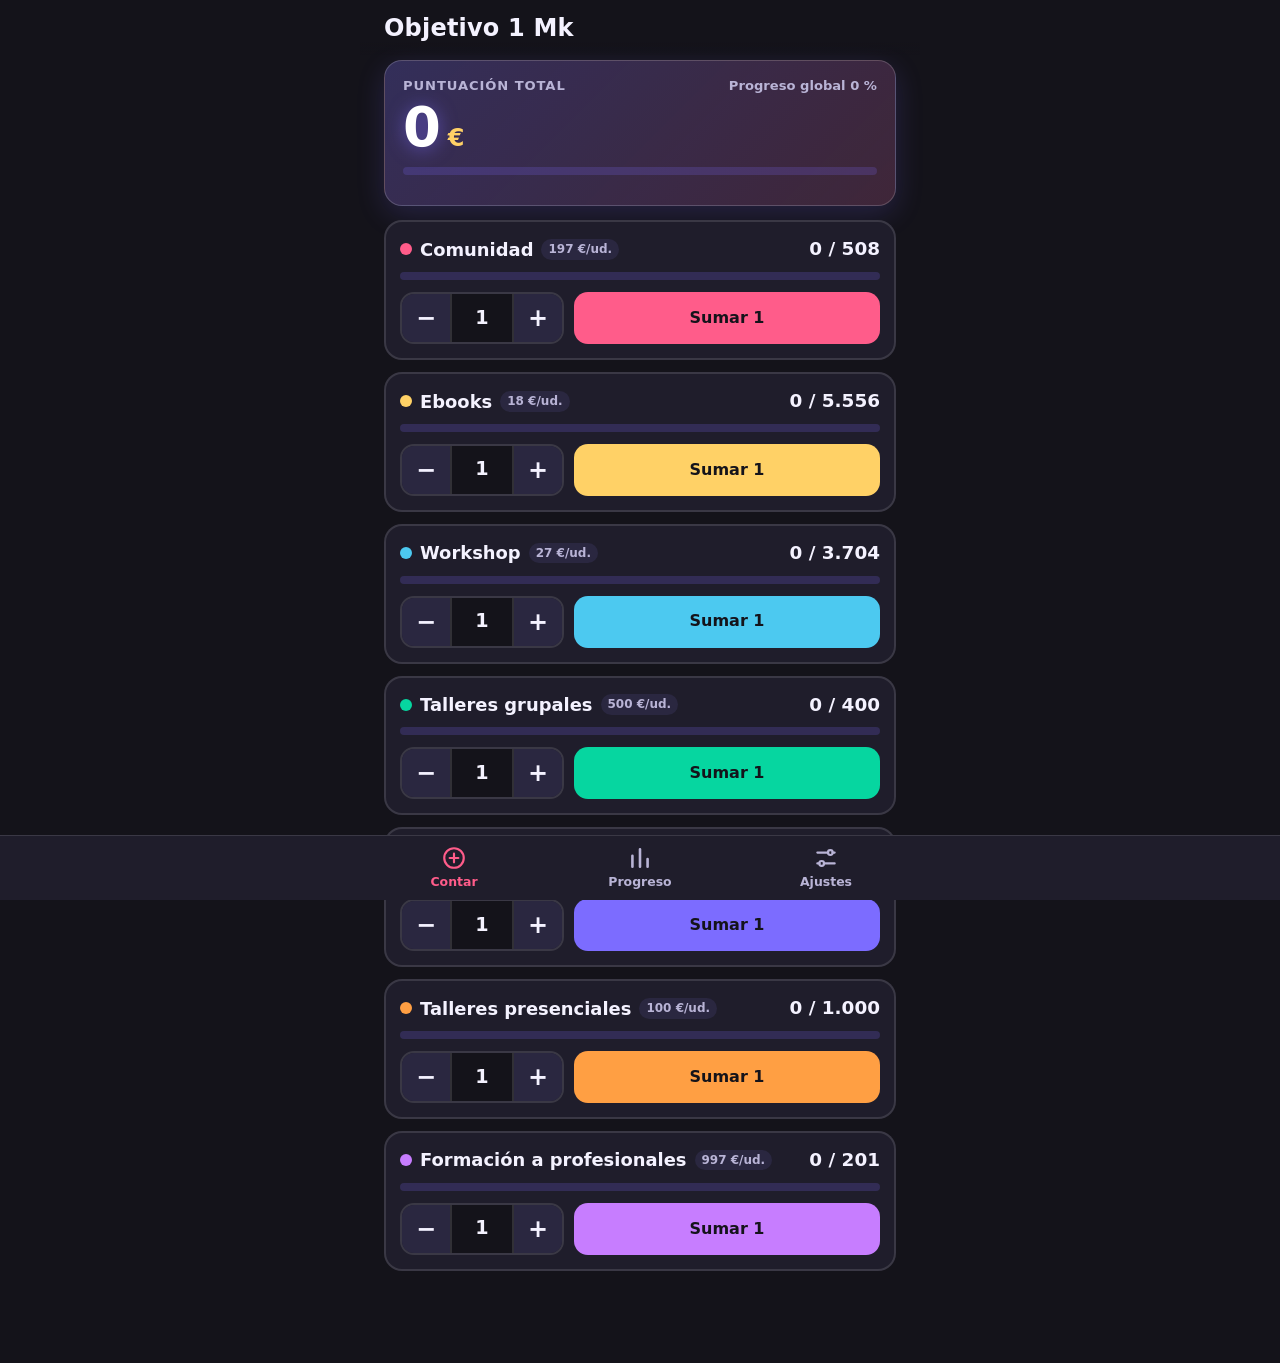
<file: index.html>
<!doctype html>
<html lang="es">
<head>
  <meta charset="utf-8">
  <meta name="viewport" content="width=device-width, initial-scale=1, viewport-fit=cover">
  <title>Objetivo 1 Mk</title>
  <meta name="description" content="Objetivos de ventas por oferta, con total en euros y celebraciones.">
  <meta http-equiv="Content-Security-Policy" content="default-src 'self'; script-src 'self'; style-src 'self'; img-src 'self' data: blob:; connect-src 'self'; manifest-src 'self'; worker-src 'self'; object-src 'none'; base-uri 'none'; form-action 'none'">
  <meta name="color-scheme" content="dark">
  <meta name="theme-color" content="#14131a">
  <meta name="mobile-web-app-capable" content="yes">
  <meta name="apple-mobile-web-app-capable" content="yes">
  <meta name="apple-mobile-web-app-title" content="Objetivo 1 Mk">
  <meta name="apple-mobile-web-app-status-bar-style" content="black">
  <meta name="format-detection" content="telephone=no">
  <link rel="manifest" href="manifest.webmanifest">
  <link rel="icon" type="image/png" href="icons/icon-192.png">
  <link rel="apple-touch-icon" href="icons/apple-touch-icon.png">
  <link rel="stylesheet" href="styles.css">
</head>
<body>
  <div id="aplicacion">
    <header class="cabecera">
      <h1 class="cabecera__titulo">Objetivo 1 Mk</h1>
      <span id="total-cabecera" class="chip chip--total" aria-hidden="true" hidden></span>
      <span id="aviso-guardado" class="chip chip--aviso" hidden></span>
    </header>

    <main id="vistas">
      <section id="vista-contar" class="vista" tabindex="-1" aria-label="Contar"></section>
      <section id="vista-progreso" class="vista" tabindex="-1" aria-label="Progreso" hidden></section>
      <section id="vista-ajustes" class="vista" tabindex="-1" aria-label="Ajustes" hidden></section>
    </main>

    <nav class="pestanas" aria-label="Secciones">
      <button type="button" class="pestana" data-vista="contar" aria-current="page">
        <svg viewBox="0 0 24 24" aria-hidden="true"><circle cx="12" cy="12" r="9" fill="none" stroke="currentColor" stroke-width="2"/><path d="M12 8v8M8 12h8" stroke="currentColor" stroke-width="2" stroke-linecap="round"/></svg>
        <span>Contar</span>
      </button>
      <button type="button" class="pestana" data-vista="progreso">
        <svg viewBox="0 0 24 24" aria-hidden="true"><path d="M5 20V10M12 20V4M19 20v-7" stroke="currentColor" stroke-width="2.4" stroke-linecap="round" fill="none"/></svg>
        <span>Progreso</span>
      </button>
      <button type="button" class="pestana" data-vista="ajustes">
        <svg viewBox="0 0 24 24" aria-hidden="true"><path d="M4 7h10M18 7h2M4 17h2M10 17h10" stroke="currentColor" stroke-width="2" stroke-linecap="round" fill="none"/><circle cx="16" cy="7" r="2.2" fill="none" stroke="currentColor" stroke-width="2"/><circle cx="8" cy="17" r="2.2" fill="none" stroke="currentColor" stroke-width="2"/></svg>
        <span>Ajustes</span>
      </button>
    </nav>
  </div>

  <section id="incompatible" class="incompatible" hidden>
    <h1>Tus datos son de una versión más nueva</h1>
    <p>Esta copia de la app es más antigua que la que guardó tus datos. Para no estropearlos, no se muestra ni se cambia nada.</p>
    <p>Cierra la app y vuelve a abrirla con conexión a internet para que se actualice. Tus datos siguen intactos.</p>
  </section>

  <div id="toast" class="toast" role="status" aria-live="polite"></div>

  <canvas id="efectos" class="efectos" aria-hidden="true"></canvas>
  <div id="cartel" class="cartel" aria-live="polite" hidden>
    <div class="cartel__titulo"></div>
    <div class="cartel__subtitulo"></div>
  </div>

  <dialog id="dialogo" aria-labelledby="dialogo-titulo" aria-describedby="dialogo-texto">
    <h2 id="dialogo-titulo"></h2>
    <p id="dialogo-texto"></p>
    <div class="dialogo__acciones">
      <button type="button" id="dialogo-cancelar" class="boton boton--sec">Cancelar</button>
      <button type="button" id="dialogo-aceptar" class="boton">Aceptar</button>
    </div>
  </dialog>

  <noscript><p class="incompatible">Esta app necesita JavaScript.</p></noscript>
  <script type="module" src="app.js"></script>
</body>
</html>
</file>
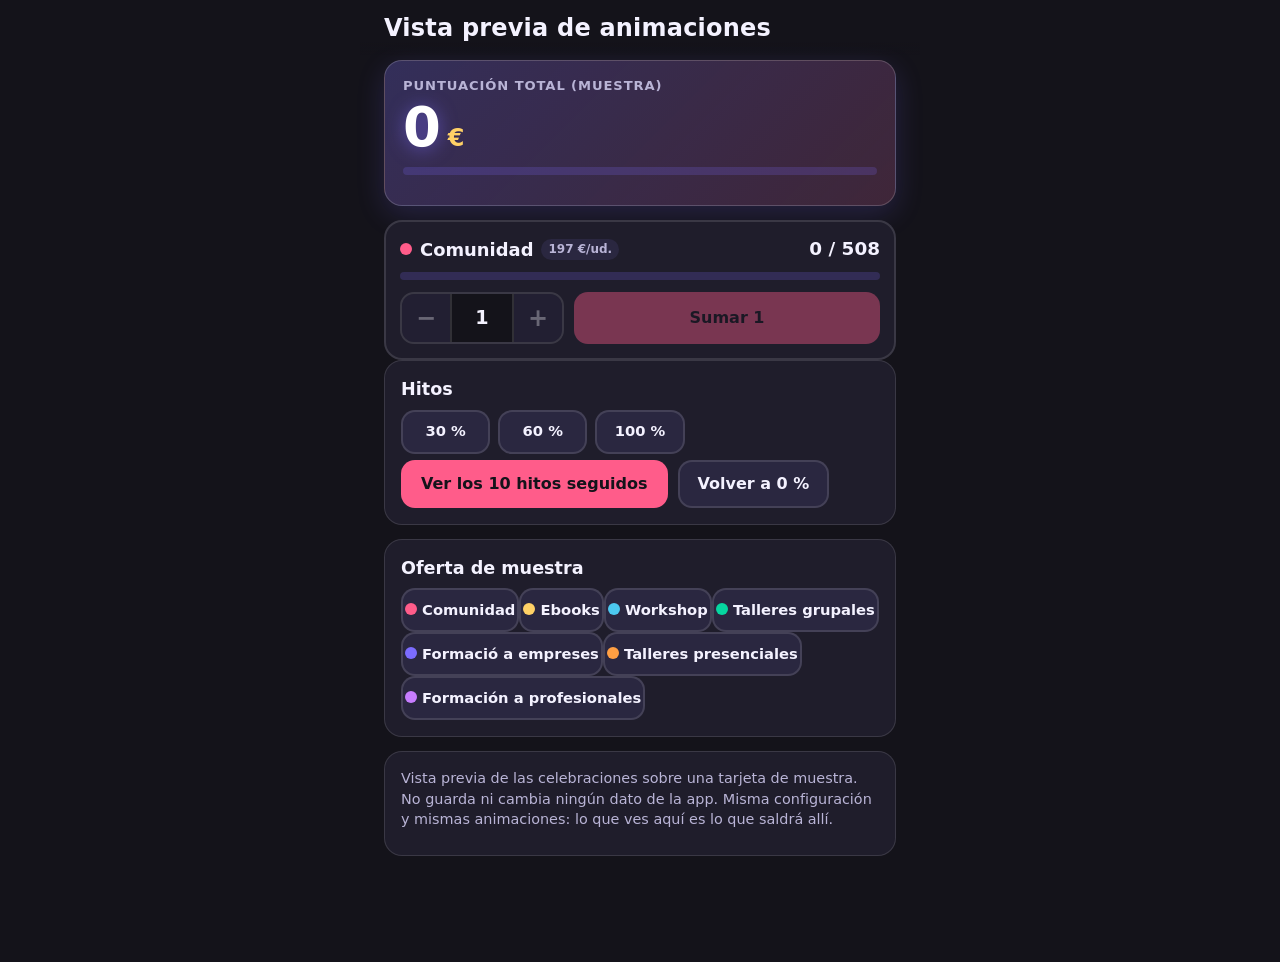
<file: admin.html>
<!doctype html>
<html lang="es">
<head>
  <meta charset="utf-8">
  <meta name="viewport" content="width=device-width, initial-scale=1, viewport-fit=cover">
  <title>Admin · Objetivo 1 Mk</title>
  <meta name="robots" content="noindex, nofollow">
  <meta http-equiv="Content-Security-Policy" content="default-src 'self'; script-src 'self'; style-src 'self'; img-src 'self' data: blob:; connect-src 'self'; manifest-src 'self'; worker-src 'self'; object-src 'none'; base-uri 'none'; form-action 'none'">
  <meta name="color-scheme" content="dark">
  <meta name="theme-color" content="#14131a">
  <link rel="icon" type="image/png" href="icons/icon-192.png">
  <link rel="stylesheet" href="styles.css">
</head>
<body>
  <div id="aplicacion">
    <header class="cabecera">
      <h1 class="cabecera__titulo">Vista previa de animaciones</h1>
    </header>
    <main id="admin" class="vista"></main>
  </div>

  <canvas id="efectos" class="efectos" aria-hidden="true"></canvas>
  <div id="cartel" class="cartel" aria-live="polite" hidden>
    <div class="cartel__titulo"></div>
    <div class="cartel__subtitulo"></div>
  </div>

  <noscript><p class="incompatible">Esta página necesita JavaScript.</p></noscript>
  <script type="module" src="admin.js"></script>
</body>
</html>
</file>
<file: styles.css>
/* styles.css — Tema oscuro (el mismo del Android). Móvil primero; en pantallas anchas se centra en 560 px. */

@property --p {
  syntax: '<percentage>';
  inherits: false;
  initial-value: 0%;
}

:root {
  --fondo: #14131a;
  --superficie: #1f1d2b;
  --superficie-2: #2a2740;
  --texto: #f4f2ff;
  --texto-suave: #b9b4d6;
  --acento: #ff5c8a;
  --acento-2: #7c6cff;
  --oro: #ffd166;
  --pista: rgba(124, 108, 255, 0.2);
  --borde: rgba(255, 255, 255, 0.12);
  --peligro: #ff7b7b;
  --radio: 18px;
  --seguro-arriba: env(safe-area-inset-top, 0px);
  --seguro-abajo: env(safe-area-inset-bottom, 0px);
  --alto-pestanas: 64px;
  color-scheme: dark;
}

* { box-sizing: border-box; }

html { -webkit-text-size-adjust: 100%; }

body {
  margin: 0;
  background: var(--fondo);
  color: var(--texto);
  font: 16px/1.4 system-ui, -apple-system, 'Segoe UI', Roboto, sans-serif;
  min-height: 100vh;
  min-height: 100dvh;
  -webkit-tap-highlight-color: transparent;
  overscroll-behavior-y: none;
}

button, input, textarea { font: inherit; color: inherit; }
button { cursor: pointer; touch-action: manipulation; }
:focus-visible { outline: 3px solid #fff; outline-offset: 2px; }
[hidden] { display: none !important; }

.visualmente-oculto {
  position: absolute; width: 1px; height: 1px; margin: -1px; padding: 0; overflow: hidden;
  clip: rect(0 0 0 0); white-space: nowrap; border: 0;
}

/* ── Estructura ── */
#aplicacion { max-width: 560px; margin: 0 auto; }

.cabecera {
  position: sticky; top: 0; z-index: 5;
  display: flex; align-items: center; justify-content: space-between; gap: 12px;
  padding: calc(var(--seguro-arriba) + 12px) 16px 10px;
  background: linear-gradient(var(--fondo) 75%, rgba(20, 19, 26, 0));
}
.cabecera__titulo { margin: 0; font-size: 1.5rem; font-weight: 800; letter-spacing: 0.2px; }

.vista {
  padding: 4px 16px calc(var(--alto-pestanas) + var(--seguro-abajo) + 28px);
  outline: none;
}

.pestanas {
  position: fixed; left: 0; right: 0; bottom: 0; z-index: 6;
  display: flex; justify-content: center;
  padding-bottom: var(--seguro-abajo);
  background: var(--superficie);
  border-top: 1px solid var(--borde);
}
.pestana {
  flex: 1 1 0; max-width: 186px; min-height: var(--alto-pestanas);
  display: flex; flex-direction: column; align-items: center; justify-content: center; gap: 2px;
  background: none; border: 0; color: var(--texto-suave); font-size: 0.78rem; font-weight: 600;
}
.pestana svg { width: 26px; height: 26px; }
.pestana[aria-current='page'] { color: var(--acento); }

.chip { display: inline-block; padding: 4px 10px; border-radius: 999px; font-size: 0.8rem; font-weight: 600; background: var(--superficie-2); }
.chip--aviso { background: #5a2a2a; color: #ffd5d5; }
.chip--total { margin-left: auto; padding: 5px 12px; font-size: 0.98rem; font-weight: 800; color: #fff; font-variant-numeric: tabular-nums; background: linear-gradient(135deg, var(--acento-2), var(--acento)); }

/* ── Panel de puntuación total: el dinero que llevamos es lo más importante de la pantalla ── */
.total {
  position: relative; margin-bottom: 14px; padding: 16px 18px 18px;
  background: linear-gradient(135deg, rgba(124, 108, 255, 0.22), rgba(255, 92, 138, 0.14)), var(--superficie);
  border: 1px solid rgba(255, 255, 255, 0.18); border-radius: var(--radio);
  box-shadow: 0 8px 28px rgba(124, 108, 255, 0.18);
}
.total__fila { display: flex; justify-content: space-between; align-items: baseline; gap: 4px 12px; flex-wrap: wrap; }
.total__etiqueta { margin: 0; font-size: 0.82rem; font-weight: 800; letter-spacing: 0.9px; text-transform: uppercase; color: var(--texto-suave); }
.total__global { font-size: 0.82rem; font-weight: 700; color: var(--texto-suave); }
.total__cifra { display: flex; align-items: baseline; gap: 8px; margin: 6px 0 12px; }
/* Cuanto más corta la cifra, más grande (las más largas siguen cabiendo a 320 px de ancho). */
.total__num {
  font-size: 3.4rem; font-weight: 900; line-height: 1; letter-spacing: -1px; color: #fff;
  font-variant-numeric: tabular-nums; text-shadow: 0 2px 18px rgba(124, 108, 255, 0.55); transform-origin: 0 60%;
}
.total__num[data-largo='6'] { font-size: 3.2rem; }
.total__num[data-largo='8'] { font-size: 2.9rem; }
.total__num[data-largo='9'] { font-size: 2.5rem; }
.total__num[data-largo='11'] { font-size: 2.1rem; }
.total__num--sube { animation: late 0.6s cubic-bezier(0.34, 1.56, 0.64, 1); }
.total__unidad { font-size: 1.5rem; font-weight: 800; line-height: 1; color: var(--oro); }
.total__barra { margin: 0; height: 10px; }
.total__barra .relleno { background: linear-gradient(90deg, var(--acento-2), var(--acento)); }
.total__detalle { margin: 10px 0 0; color: var(--texto-suave); font-size: 0.88rem; }
/* ── Tarjetas de contador ── */
/* minmax(0, 1fr): sin esto la columna crece hasta el nombre más largo y la página se sale de la pantalla. */
.lista { display: grid; grid-template-columns: minmax(0, 1fr); gap: 12px; margin: 0; padding: 0; list-style: none; }

.tarjeta {
  position: relative; min-width: 0; padding: 14px; border-radius: var(--radio);
  background: var(--superficie); border: 2px solid var(--borde);
  transition: border-color 0.3s;
}
.tarjeta--completa { border-color: var(--c); }
.tarjeta__cabecera { display: flex; align-items: baseline; justify-content: space-between; gap: 10px; }
/* Los nombres largos pasan a dos líneas (no se cortan con «…»: el nombre de la oferta es información). */
.tarjeta__nombre { margin: 0; font-size: 1.12rem; display: flex; flex-wrap: wrap; align-items: center; gap: 2px 8px; min-width: 0; }
.tarjeta__nombre-texto { min-width: 0; overflow-wrap: anywhere; }
.tarjeta__cantidad { font-size: 1.15rem; font-weight: 800; font-variant-numeric: tabular-nums; white-space: nowrap; }
.tarjeta__cantidad.pulso { animation: pulso 0.5s cubic-bezier(0.34, 1.56, 0.64, 1); }
.puntos { font-size: 0.75rem; font-weight: 700; color: var(--texto-suave); background: var(--superficie-2); padding: 2px 7px; border-radius: 999px; }
.punto { flex: none; width: 12px; height: 12px; border-radius: 50%; background: var(--c); }

.insignia { margin-top: 6px; display: inline-block; font-size: 0.82rem; font-weight: 700; color: var(--c); }

.barra { height: 8px; margin: 10px 0 12px; border-radius: 999px; background: var(--pista); overflow: hidden; }
.relleno { height: 100%; width: var(--p, 0%); background: var(--c); border-radius: 999px; transition: width 0.6s cubic-bezier(0.22, 1, 0.36, 1); }

.controles { display: flex; gap: 10px; align-items: stretch; }
.selector { display: flex; flex: none; border: 2px solid var(--borde); border-radius: 14px; overflow: hidden; }
.selector__boton {
  width: 48px; min-height: 48px; font-size: 1.5rem; font-weight: 700; line-height: 1;
  background: var(--superficie-2); border: 0; color: var(--texto);
  transition: transform 0.18s cubic-bezier(0.34, 1.56, 0.64, 1), background 0.15s;
}
.selector__boton:active:not(:disabled) { transform: scale(0.86); background: var(--acento-2); }
.selector__boton:disabled { opacity: 0.35; cursor: default; }
.selector__valor {
  width: 64px; text-align: center; font-size: 1.2rem; font-weight: 700; font-variant-numeric: tabular-nums;
  background: var(--fondo); border: 0; border-left: 2px solid var(--borde); border-right: 2px solid var(--borde); border-radius: 0;
}

.accion { position: relative; flex: 1 1 auto; display: flex; }

.boton {
  min-height: 48px; padding: 0 18px; border-radius: 14px; border: 2px solid transparent;
  font-weight: 800; background: var(--acento); color: #14131a;
  transition: transform 0.18s cubic-bezier(0.34, 1.56, 0.64, 1), opacity 0.15s, filter 0.15s;
}
.boton:active:not(:disabled) { transform: scale(0.94); }
.boton:disabled { opacity: 0.4; cursor: default; }
.boton--sec { background: var(--superficie-2); color: var(--texto); border-color: var(--borde); }
.boton--peligro { background: transparent; color: var(--peligro); border-color: var(--peligro); }
.boton--guardar { flex: 1 1 auto; background: var(--c); color: var(--c-texto); }
.boton--guardar.boton--restar { background: transparent; color: var(--c); border-color: var(--c); }

.onda {
  position: absolute; inset: 0; border-radius: 14px; border: 3px solid var(--c); pointer-events: none;
  animation: onda 0.6s ease-out forwards;
}

@keyframes pulso { 0% { transform: scale(1); } 40% { transform: scale(1.22); } 100% { transform: scale(1); } }
@keyframes onda { 0% { transform: scale(1); opacity: 0.8; } 100% { transform: scale(1.5, 1.9); opacity: 0; } }

/* ── Medalla fija en la esquina de la tarjeta (bronce / plata / oro) ── */
.medalla {
  position: absolute; top: -12px; right: 14px; z-index: 2; width: 28px; height: 28px; border-radius: 50%;
  border: 2px solid rgba(0, 0, 0, 0.4); box-shadow: 0 2px 6px rgba(0, 0, 0, 0.45);
  display: grid; place-items: center; font-size: 0.8rem; line-height: 1;
}
.medalla::after { content: '★'; }
.medalla[data-metal='bronce'] { background: radial-gradient(circle at 35% 30%, #f0b27a, #cd7f32 55%, #7a4414); color: #5a300d; }
.medalla[data-metal='plata'] { background: radial-gradient(circle at 35% 30%, #fff, #c4cbd3 55%, #737e89); color: #4b5561; }
.medalla[data-metal='oro'] { background: radial-gradient(circle at 35% 30%, #fff0a6, #f4b400 55%, #9a6a00); color: #6b4700; }
.medalla--oculta { visibility: hidden; opacity: 0; transform: scale(0.3); }
.medalla--aparece { animation: medalla-aparece 0.6s cubic-bezier(0.34, 1.56, 0.64, 1); }
@keyframes medalla-aparece { 0% { transform: scale(0.3) rotate(-40deg); } 100% { transform: scale(1) rotate(0); } }
@keyframes late { 0% { transform: scale(1); } 35% { transform: scale(1.07); } 100% { transform: scale(1); } }

.rejilla-hitos { display: grid; grid-template-columns: repeat(5, minmax(0, 1fr)); gap: 8px; }
.boton--chico { min-height: 44px; padding: 0 2px; white-space: nowrap; font-size: 0.92rem; }

/* ── Tabla de progreso ── */
/* overflow-x: auto = red de seguridad: si un nombre larguísimo no cupiera, la tabla se desliza en su caja en vez de cortarse. */
.tabla-envoltorio { background: var(--superficie); border: 1px solid var(--borde); border-radius: var(--radio); overflow-x: auto; overflow-y: hidden; }
table { width: 100%; border-collapse: collapse; }
th, td { padding: 12px 8px; text-align: left; vertical-align: middle; }
thead th { font-size: 0.78rem; color: var(--texto-suave); text-transform: uppercase; letter-spacing: 0.4px; border-bottom: 1px solid var(--borde); }
tbody th { font-weight: 700; }
tbody tr + tr > * { border-top: 1px solid var(--borde); }
th:first-child, td:first-child { padding-left: 14px; }
th:last-child, td:last-child { padding-right: 14px; }
.num { text-align: right; font-variant-numeric: tabular-nums; white-space: nowrap; }
.celda-nombre { display: flex; align-items: center; gap: 8px; }
.celda-progreso { min-width: 92px; }
.celda-progreso .barra { margin: 4px 0 0; height: 6px; }
.celda-progreso .porcentaje { font-weight: 800; font-size: 0.9rem; font-variant-numeric: tabular-nums; }
.hecho { color: var(--c); font-weight: 800; }
tfoot th, tfoot td { background: var(--superficie-2); font-weight: 800; border-top: 1px solid var(--borde); }

/* Los nombres se parten por palabras (nunca a mitad de palabra). */
.celda-nombre > span:last-child { min-width: 0; overflow-wrap: break-word; }

/* Móviles pequeños (≈ 320 px): menos margen y letra más pequeña para que la tabla quepa con nombres y cifras largas. */
@media (max-width: 360px) {
  th, td { padding: 9px 3px; }
  th:first-child, td:first-child { padding-left: 8px; }
  th:last-child, td:last-child { padding-right: 8px; }
  thead th { font-size: 0.62rem; letter-spacing: 0; }
  tbody th { font-size: 0.86rem; }
  tbody td { font-size: 0.84rem; }
  .celda-progreso { min-width: 48px; }
  .celda-progreso .porcentaje { font-size: 0.8rem; }
  .celda-nombre { gap: 5px; }
  .punto { width: 10px; height: 10px; }
  .vista, .cabecera { padding-left: 12px; padding-right: 12px; }
}

/* ── Ajustes ── */
.seccion { background: var(--superficie); border: 1px solid var(--borde); border-radius: var(--radio); padding: 16px; margin-bottom: 14px; }
.seccion h2 { margin: 0 0 8px; font-size: 1.1rem; }
.seccion h3 { margin: 14px 0 8px; font-size: 0.95rem; opacity: 0.85; }
.seccion p, .nota { margin: 0 0 10px; color: var(--texto-suave); font-size: 0.9rem; }
.seccion dl { margin: 0 0 12px; display: grid; grid-template-columns: 1fr auto; gap: 4px 12px; }
.seccion dt { color: var(--texto-suave); }
.seccion dd { margin: 0; text-align: right; font-weight: 700; font-variant-numeric: tabular-nums; }
.fila { display: flex; gap: 10px; align-items: center; flex-wrap: wrap; margin-top: 6px; }
.fila--objetivo { justify-content: space-between; flex-wrap: nowrap; padding: 8px 0; border-top: 1px solid var(--borde); }
.fila--objetivo:first-of-type { border-top: 0; }
.fila--objetivo label { flex: 1 1 auto; display: flex; align-items: center; justify-content: space-between; gap: 12px; min-width: 0; }
.campo {
  min-height: 48px; padding: 0 12px; width: 120px; font-size: 1rem; font-weight: 700; text-align: right;
  background: var(--fondo); border: 2px solid var(--borde); border-radius: 12px; font-variant-numeric: tabular-nums;
}
.campo--ancho { flex: 1 1 140px; width: auto; text-align: left; }
.interruptor { display: flex; align-items: center; gap: 12px; min-height: 44px; }
.interruptor input { width: 24px; height: 24px; accent-color: var(--acento); flex: none; }
.caja {
  width: 100%; min-height: 110px; padding: 10px; resize: vertical; border-radius: 12px;
  background: var(--fondo); border: 2px solid var(--borde); font: 0.8rem/1.4 ui-monospace, Menlo, Consolas, monospace;
}
.ayuda {
  display: flex; gap: 12px; align-items: flex-start; padding: 12px 14px; margin-bottom: 14px;
  background: var(--superficie-2); border: 1px solid var(--acento-2); border-radius: var(--radio); font-size: 0.92rem;
}
.ayuda p { margin: 0; flex: 1; }
.ayuda .boton { min-height: 40px; padding: 0 12px; }

/* ── Aviso, diálogo, cartel y pantalla de datos incompatibles ── */
.toast {
  position: fixed; left: 50%; bottom: calc(var(--alto-pestanas) + var(--seguro-abajo) + 14px); z-index: 20;
  transform: translate(-50%, 20px); opacity: 0; pointer-events: none;
  max-width: min(92vw, 520px); padding: 12px 16px; border-radius: 14px;
  background: #f4f2ff; color: #14131a; font-weight: 600; font-size: 0.95rem; text-align: center;
  transition: opacity 0.2s, transform 0.25s cubic-bezier(0.34, 1.56, 0.64, 1);
}
.toast.visible { opacity: 1; transform: translate(-50%, 0); }

dialog {
  width: min(92vw, 420px); padding: 20px; border: 1px solid var(--borde); border-radius: var(--radio);
  background: var(--superficie); color: var(--texto);
}
dialog::backdrop { background: rgba(0, 0, 0, 0.6); }
dialog h2 { margin: 0 0 8px; font-size: 1.15rem; }
dialog p { margin: 0 0 18px; color: var(--texto-suave); }
.dialogo__acciones { display: flex; gap: 10px; justify-content: flex-end; }

.efectos { position: fixed; inset: 0; width: 100%; height: 100%; z-index: 30; pointer-events: none; }
.cartel {
  position: fixed; left: 50%; top: 42%; z-index: 31;
  transform: translate(-50%, -50%); width: max-content; max-width: 88vw; text-align: center; pointer-events: none;
  padding: 8px 16px 9px; border-radius: 16px; background: rgba(20, 19, 26, 0.94); border: 2px solid var(--c, #fff);
  box-shadow: 0 6px 22px rgba(0, 0, 0, 0.5);
  box-shadow: 0 6px 22px rgba(0, 0, 0, 0.5), 0 0 18px color-mix(in srgb, var(--c, #fff) 45%, transparent);
}
.cartel__titulo { font-size: 1.05rem; font-weight: 800; line-height: 1.2; }
.cartel__subtitulo { margin-top: 2px; font-size: 0.85rem; color: rgba(244, 242, 255, 0.8); }
.incompatible { max-width: 480px; margin: 0 auto; padding: calc(var(--seguro-arriba) + 48px) 24px 24px; }
.incompatible h1 { font-size: 1.5rem; }
.incompatible p { color: var(--texto-suave); }

/* ── Menos movimiento ── */
@media (prefers-reduced-motion: reduce) {
  *, *::before, *::after { animation-duration: 0.01ms !important; animation-iteration-count: 1 !important; transition-duration: 0.01ms !important; }
}

@media (min-width: 700px) {
  .cabecera, .vista { padding-left: 24px; padding-right: 24px; }
}
</file>
